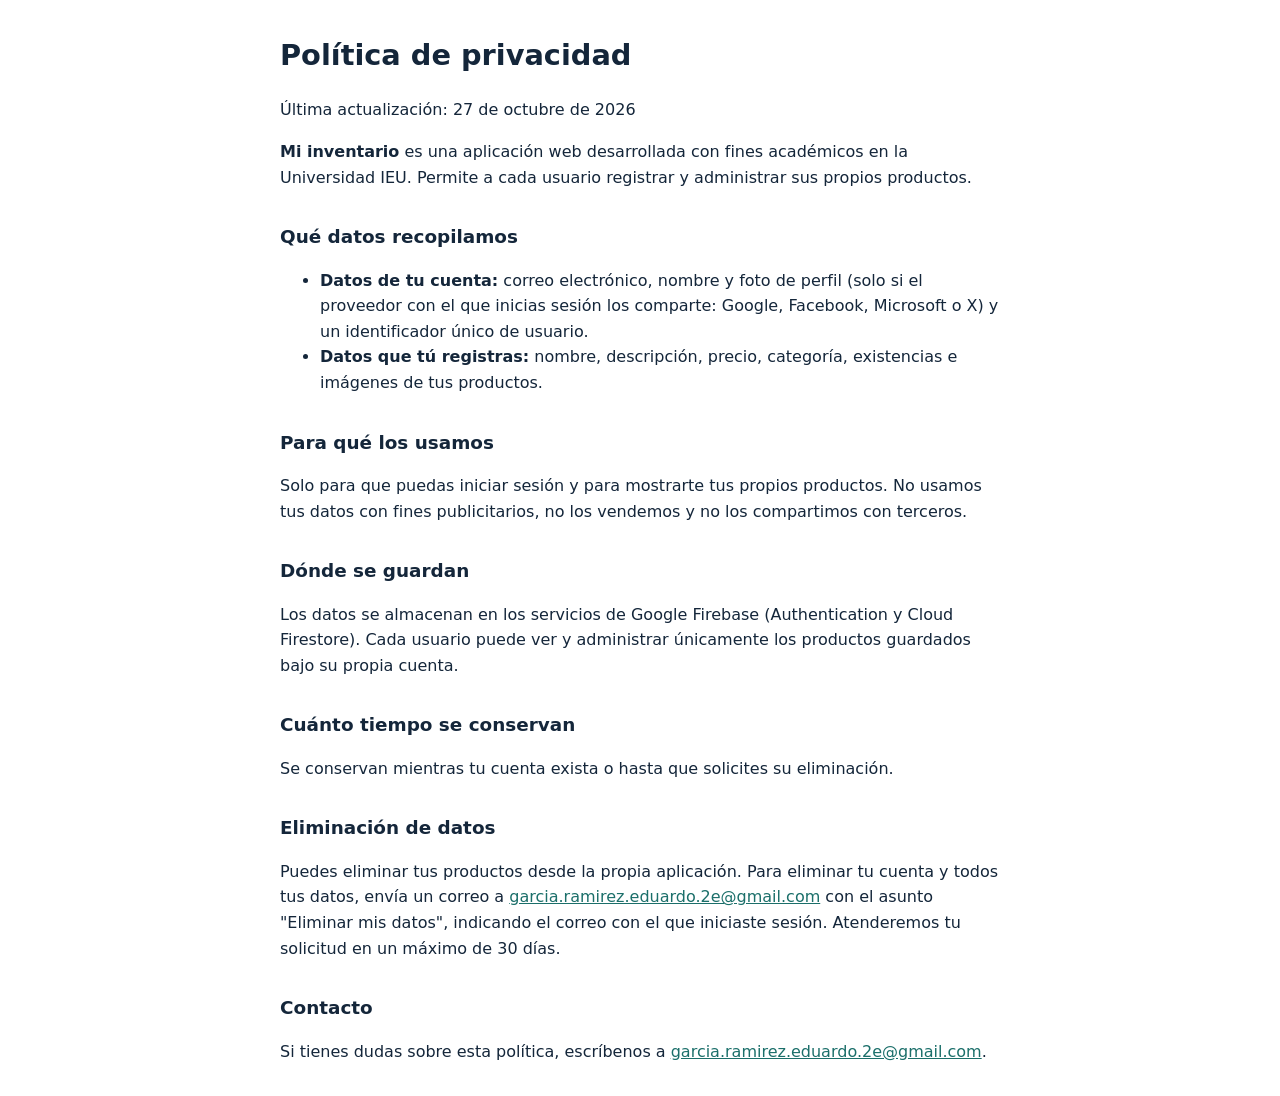
<file: public/privacidad.html>
<!DOCTYPE html>
<html lang="es">
<head>
  <meta charset="utf-8">
  <meta name="viewport" content="width=device-width, initial-scale=1">
  <title>Política de privacidad — Mi inventario</title>
  <style>
    body { font-family: system-ui, -apple-system, "Segoe UI", sans-serif; max-width: 720px; margin: 2rem auto; padding: 0 1rem; line-height: 1.6; color: #14263a; }
    h1 { font-size: 1.8rem; }
    h2 { font-size: 1.15rem; margin-top: 2rem; }
    a { color: #1b6f6a; }
  </style>
</head>
<body>
  <h1>Política de privacidad</h1>
  <p>Última actualización: 27 de octubre de 2026</p>

  <p><strong>Mi inventario</strong> es una aplicación web desarrollada con fines académicos en la Universidad IEU. Permite a cada usuario registrar y administrar sus propios productos.</p>

  <h2>Qué datos recopilamos</h2>
  <ul>
    <li><strong>Datos de tu cuenta:</strong> correo electrónico, nombre y foto de perfil (solo si el proveedor con el que inicias sesión los comparte: Google, Facebook, Microsoft o X) y un identificador único de usuario.</li>
    <li><strong>Datos que tú registras:</strong> nombre, descripción, precio, categoría, existencias e imágenes de tus productos.</li>
  </ul>

  <h2>Para qué los usamos</h2>
  <p>Solo para que puedas iniciar sesión y para mostrarte tus propios productos. No usamos tus datos con fines publicitarios, no los vendemos y no los compartimos con terceros.</p>

  <h2>Dónde se guardan</h2>
  <p>Los datos se almacenan en los servicios de Google Firebase (Authentication y Cloud Firestore). Cada usuario puede ver y administrar únicamente los productos guardados bajo su propia cuenta.</p>

  <h2>Cuánto tiempo se conservan</h2>
  <p>Se conservan mientras tu cuenta exista o hasta que solicites su eliminación.</p>

  <h2>Eliminación de datos</h2>
  <p>Puedes eliminar tus productos desde la propia aplicación. Para eliminar tu cuenta y todos tus datos, envía un correo a <a href="mailto:garcia.ramirez.eduardo.2e@gmail.com">garcia.ramirez.eduardo.2e@gmail.com</a> con el asunto "Eliminar mis datos", indicando el correo con el que iniciaste sesión. Atenderemos tu solicitud en un máximo de 30 días.</p>

  <h2>Contacto</h2>
  <p>Si tienes dudas sobre esta política, escríbenos a <a href="mailto:garcia.ramirez.eduardo.2e@gmail.com">garcia.ramirez.eduardo.2e@gmail.com</a>.</p>
</body>
</html>
</file>
